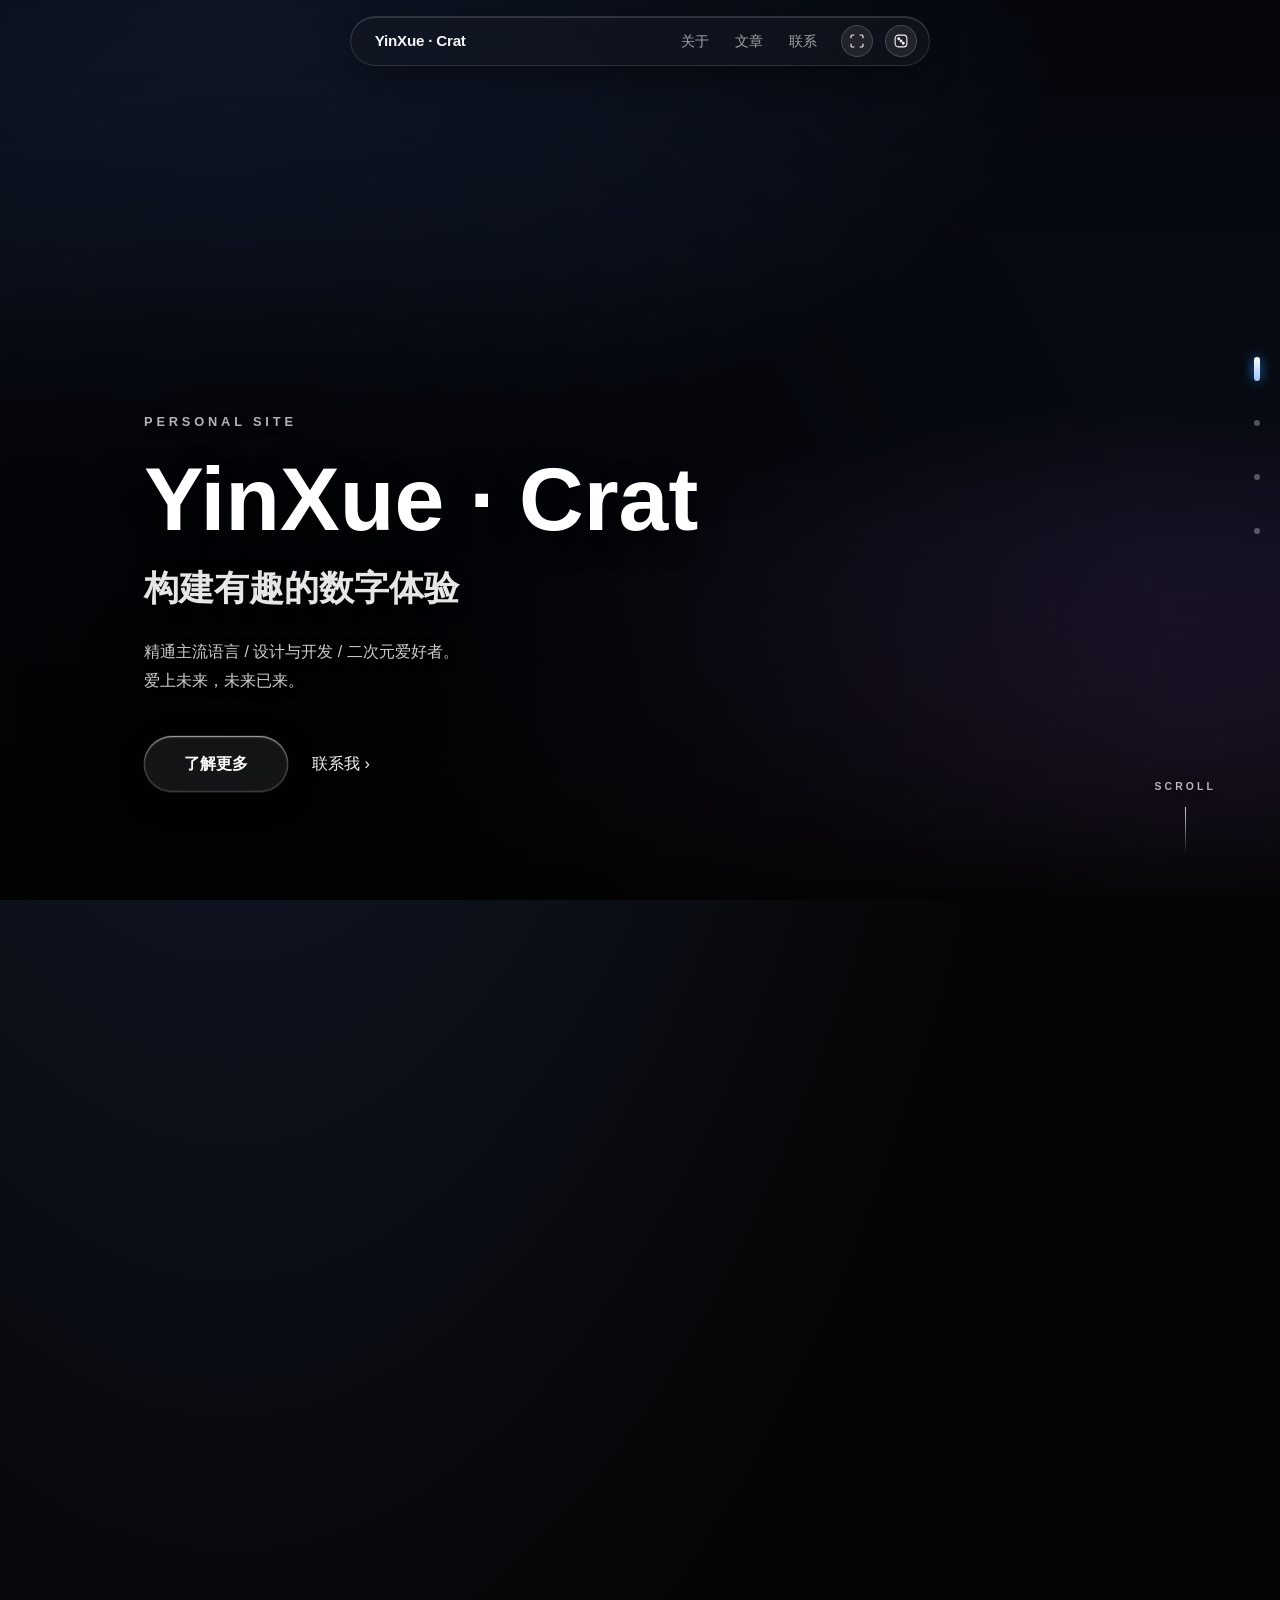
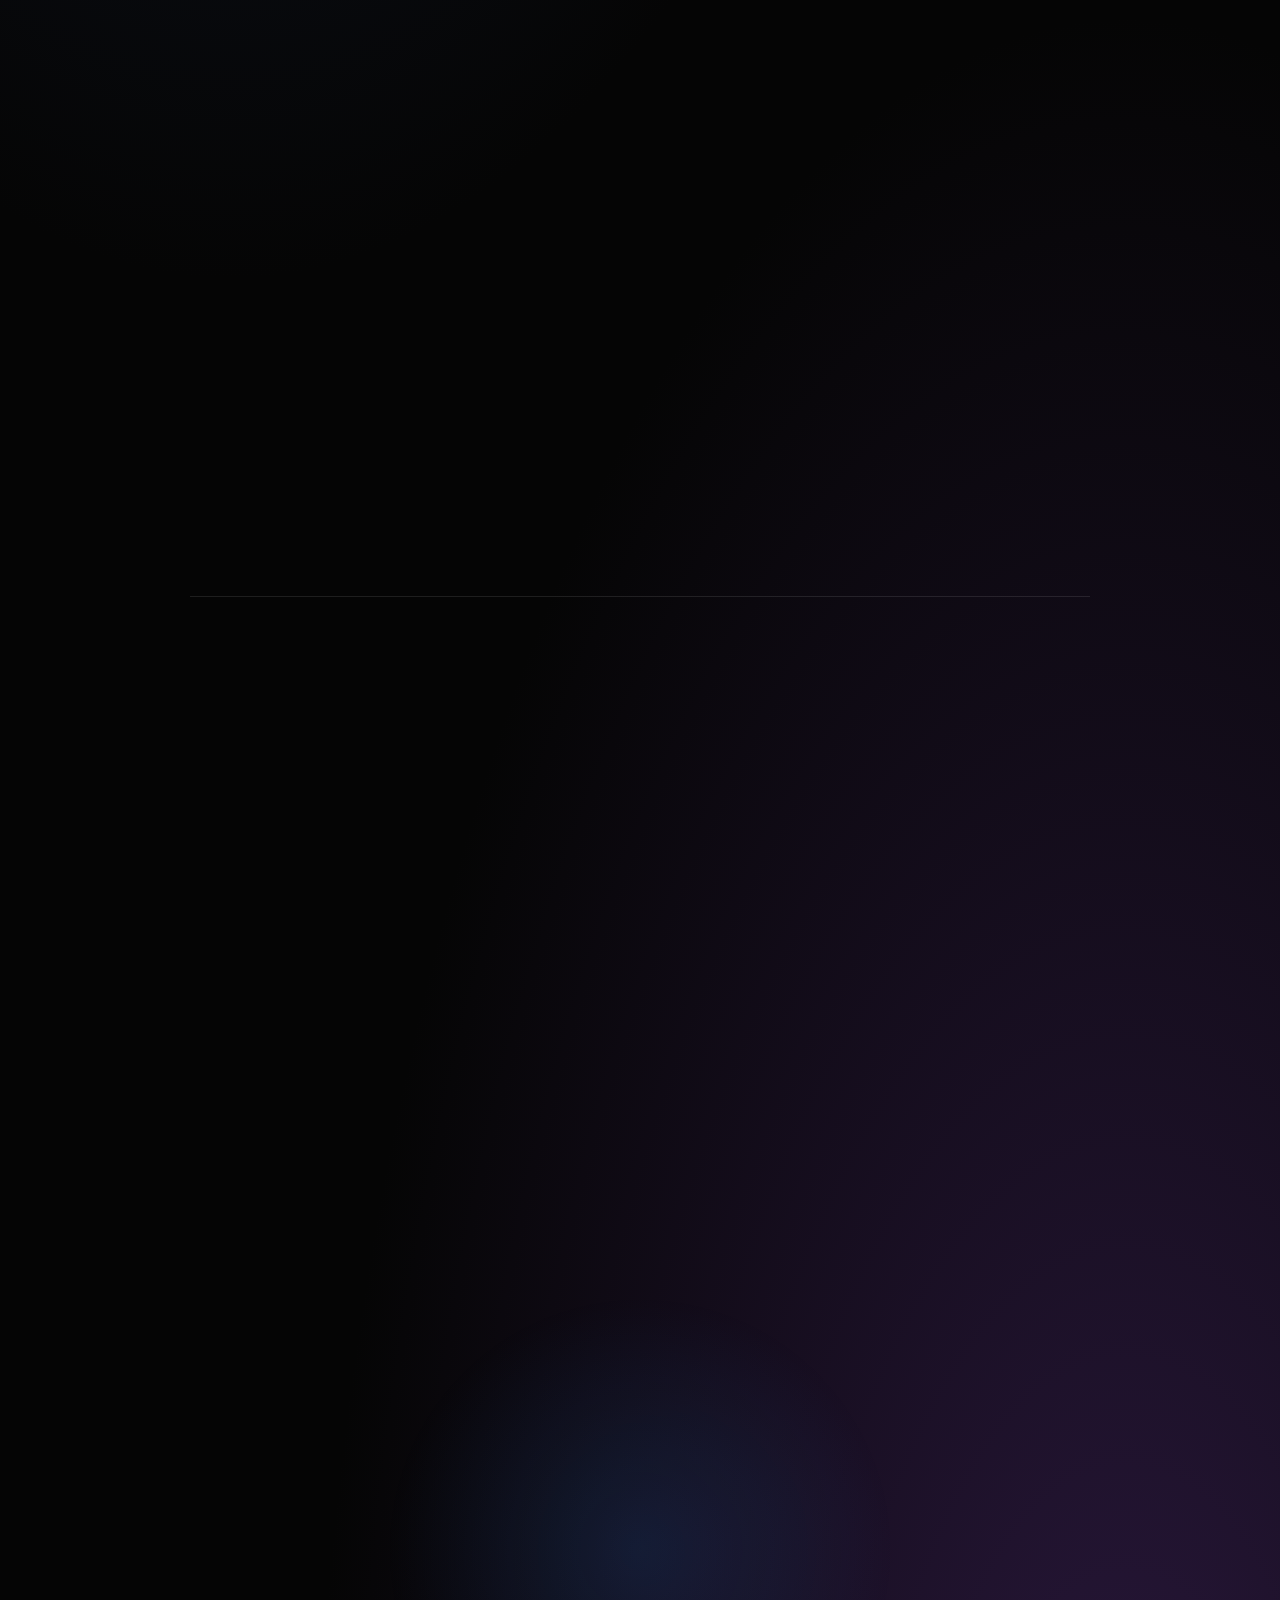
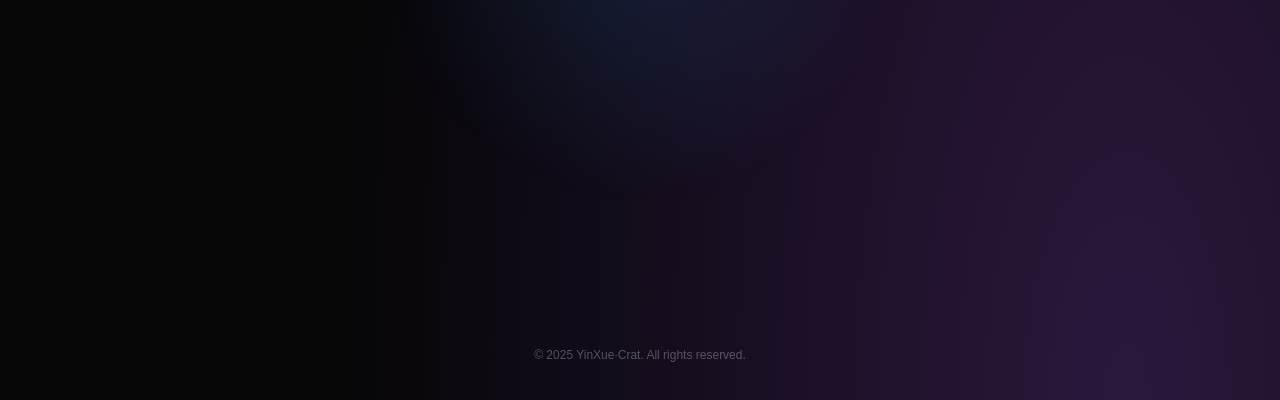
<file: index.html>
<!DOCTYPE html>
<html lang="zh-CN">
<head>
<meta charset="UTF-8">
<meta name="viewport" content="width=device-width,initial-scale=1,viewport-fit=cover">
<meta name="description" content="YinXue · Crat 的个人主页 — 构建有趣的数字体验。">
<meta name="theme-color" content="#050505">
<title>YinXue · Crat — 个人主页</title>
<link rel="icon" href="data:image/svg+xml,%3Csvg xmlns='http://www.w3.org/2000/svg' viewBox='0 0 100 100'%3E%3Ccircle cx='50' cy='50' r='42' fill='%232997ff'/%3E%3C/svg%3E">
<script src="js/init.js"></script>
<link rel="stylesheet" href="css/style.css">
</head>
<body id="top">

<div class="bg-blur" id="blurA"></div>
<div class="bg-blur" id="blurB"></div>
<div class="bg-overlay"></div>
<div class="spotlight" id="spotlight"></div>
<div class="top-fade"></div>

<div class="cursor-dot" id="cursorDot"></div>
<div class="cursor-ring" id="cursorRing"></div>

<nav class="nav" id="nav">
  <div class="nav-inner">
    <div class="nav-default-content">
      <a class="brand magnetic" href="#hero" data-target="hero">&emsp;YinXue · Crat</a>
      <div class="nav-right">
        <ul class="nav-links">
          <li><a href="#about" data-target="about">关于</a></li>
          <li><a href="#articles" data-target="articles">文章</a></li>
          <li><a href="#contact" data-target="contact">联系</a></li>
        </ul>
        <button class="icon-btn magnetic" id="btnFullscreen" title="全屏显示">
          <svg id="fsIcon" width="16" height="16" viewBox="0 0 24 24" fill="none" stroke="currentColor" stroke-width="1.7"><path d="M8 3H5a2 2 0 0 0-2 2v3m18 0V5a2 2 0 0 0-2-2h-3m0 18h3a2 2 0 0 0 2-2v-3M3 16v3a2 2 0 0 0 2 2h3"></path></svg>
        </button>
        <button class="icon-btn magnetic" id="btnRefresh" title="换一张背景">
          <svg width="16" height="16" viewBox="0 0 24 24" fill="none" stroke="currentColor" stroke-width="1.7"><rect x="3.2" y="3.2" width="17.6" height="17.6" rx="5"/><circle cx="8.6" cy="8.6" r="1.35" fill="currentColor"/><circle cx="15.4" cy="15.4" r="1.35" fill="currentColor"/><circle cx="12" cy="12" r="1.35" fill="currentColor"/></svg>
        </button>
      </div>
    </div>

    <div class="nav-reading-content">
      <button class="nav-btn-back" id="btnBack" title="返回">
        <svg width="22" height="22" viewBox="0 0 24 24" fill="none" stroke="currentColor" stroke-width="2.5"><polyline points="15 18 9 12 15 6"/></svg>
      </button>
      <div class="nav-article-name" id="navArticleName">文章标题</div>
      <div class="nav-progress-text" id="navProgressText">0%</div>
    </div>
  </div>
  
  <svg class="nav-progress" id="navProgress">
    <defs>
      <linearGradient id="navProgGrad" x1="0%" y1="0%" x2="100%" y2="0%">
        <stop offset="0%" stop-color="#2997ff"/>
        <stop offset="100%" stop-color="#a78bfa"/>
      </linearGradient>
    </defs>
    <rect id="navProgRect" fill="none" stroke="url(#navProgGrad)" stroke-width="2" stroke-linecap="round" pathLength="100" stroke-dasharray="100" stroke-dashoffset="100"/>
  </svg>
</nav>

<nav class="side-nav" id="sideNav">
  <div class="side-nav-bg"></div>
  <div class="side-nav-inner">
    <div class="nav-group-main">
      <a href="#hero" class="side-nav-item active" data-target="hero">
        <span class="nav-title">首页</span><span class="dot"></span>
      </a>
      <a href="#about" class="side-nav-item" data-target="about">
        <span class="nav-title">关于我</span><span class="dot"></span>
      </a>
      <a href="#articles" class="side-nav-item" data-target="articles">
        <span class="nav-title">文章与作品</span><span class="dot"></span>
      </a>
      <a href="#contact" class="side-nav-item" data-target="contact">
        <span class="nav-title">联系方式</span><span class="dot"></span>
      </a>
    </div>
    <div class="nav-group-toc" id="tocList"></div>
  </div>
</nav>

<main>
  <section class="screen hero" id="hero">
    <div class="hero-bg" id="heroA"></div>
    <div class="hero-bg" id="heroB"></div>
    <div class="hero-veil"></div>

    <div class="hero-content" id="heroContent">
      <p class="eyebrow stagger-item">Personal Site</p>
      <h1 class="stagger-item">YinXue · Crat</h1>
      <h2 class="stagger-item">构建有趣的数字体验</h2>
      <p class="hero-sub stagger-item">精通主流语言 / 设计与开发 / 二次元爱好者。<br>爱上未来，未来已来。</p>
      <div class="cta-row stagger-item">
        <a class="btn-liquid magnetic" href="#about" data-target="about"><span>了解更多</span></a>
        <a class="link-arrow" href="#contact" data-target="contact">联系我 <span>›</span></a>
      </div>
    </div>
    <div class="scroll-hint"><span>SCROLL</span><span class="line"></span></div>
  </section>

  <section class="screen" id="about">
    <div class="container editorial-layout">
      <div class="editorial-left">
        <p class="eyebrow stagger-item">About Me</p>
        <h2 class="h2 stagger-item">用极客的方式，<br>重构数字日常。</h2>
      </div>
      <div class="editorial-right" id="aboutRight">
        <div class="hover-spotlight"></div>
        <p class="lead stagger-item">
          精通主流技术栈与设计开发，重度二次元爱好者。<br>
          比起写无聊的业务代码，更沉迷于折腾好看的工具软件和极致的音乐播放器。<br>
          敲代码和按快门是我的日常，坚信科技与美学的结合，才是极客的最终浪漫。
        </p>
        <div class="stats-row">
          <div class="stat stagger-item"><b>4<sup>+</sup></b><span>年开发经验</span></div>
          <div class="stat stagger-item"><b>20<sup>+</sup></b><span>交付项目</span></div>
          <div class="stat stagger-item"><b>∞</b><span>保持好奇</span></div>
        </div>
      </div>
    </div>
  </section>

  <section class="screen" id="articles">
    <div class="articles-container">
      <div class="article-list-view" id="articleListView">
        <div class="articles-header stagger-item">
          <p class="eyebrow">Articles & Works</p>
          <h2 class="h2">一些思考，与正在做的事。</h2>
        </div>
        <div class="article-list" id="articleListContainer">
          <div class="hover-spotlight"></div>
        </div>
        <div class="all-articles-cta stagger-item" style="margin-top: 24px; text-align: center; padding-bottom: 20px;">
          <a class="btn-liquid magnetic" href="articles.html"><span>查看全部文章</span></a>
        </div>
      </div>
    </div>
  </section>

  <section class="screen contact" id="contact">
    <div class="contact-bg-glow"></div>
    <div class="container contact-content">
      <p class="eyebrow stagger-item">联系方式</p>
      <div class="typewriter-wrapper stagger-item">
        <h2 class="huge-text" id="hugeText"><span id="typewriterText"></span><span class="typewriter-cursor"></span></h2>
      </div>
      <p class="lead stagger-item contact-lead">有想法、有项目、或者只是想聊聊，都欢迎找我。</p>
      <div class="cta-row stagger-item contact-cta">
        <button class="btn-liquid magnetic" id="btnMail"><span id="mailBtnText" aria-live="polite">发个邮件</span></button>
        <a class="link-arrow" href="https://github.com/YinXue427" target="_blank" rel="noopener" style="color: #fff;">GitHub <span>›</span></a>
      </div>
    </div>
    <p class="contact-foot">© 2025 YinXue·Crat. All rights reserved.</p>
  </section>
</main>

<div class="article-detail-view" id="articleDetailView">
  <div class="article-inner">
    <div class="art-header">
      <div class="article-view-tag" id="artTag">TAG</div>
      <h1 class="article-view-title" id="artTitle">文章标题</h1>
      <div class="article-view-meta">
        <span>YinXue</span><span class="dot"></span><span id="artDate">2025-10-20</span>
      </div>
    </div>
    <div class="article-text" id="artContent"></div>
  </div>
</div>

<script src="articles.js" onerror="this.remove()"></script>
<script src="js/main.js"></script>
</body>
</html>
</file>
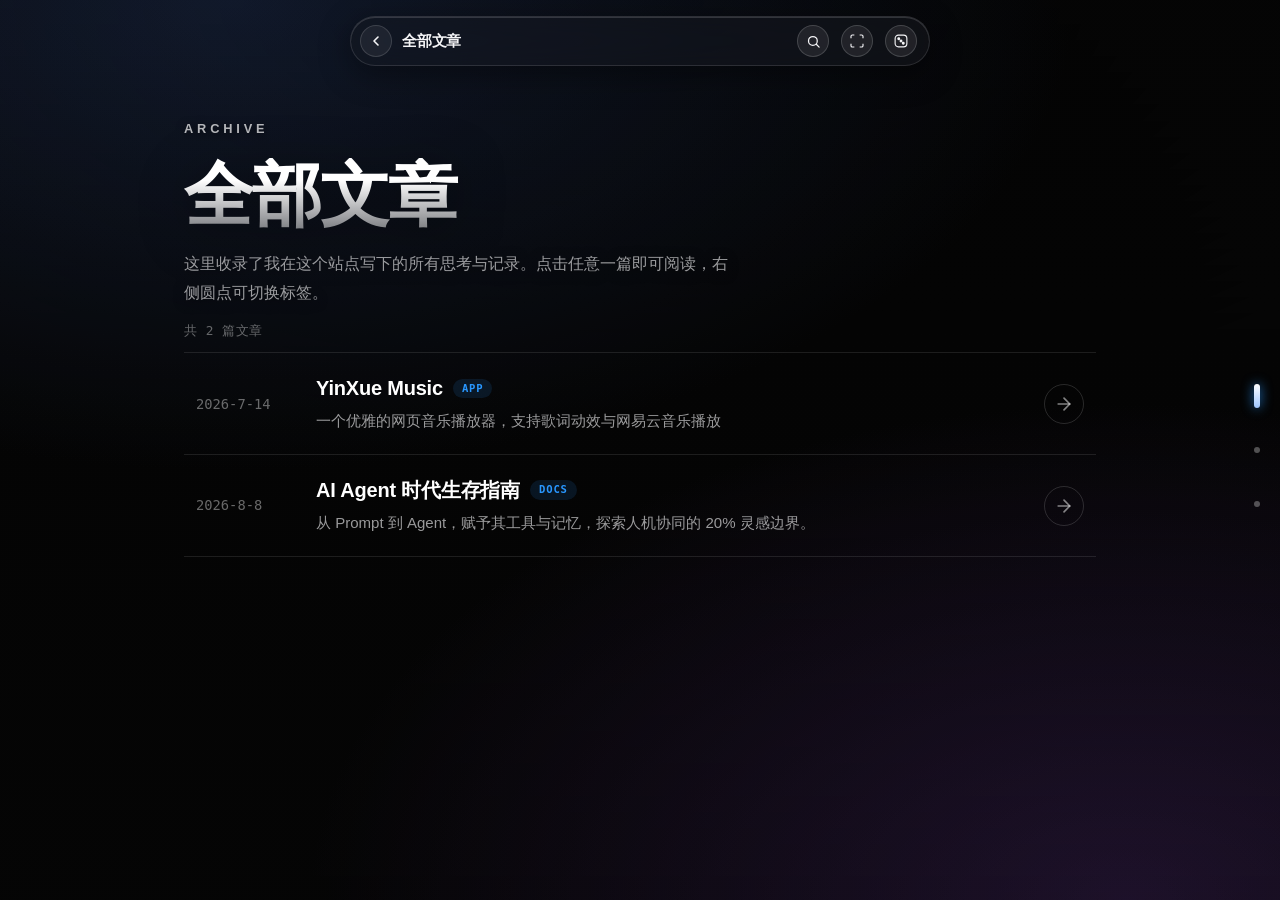
<file: articles.html>
<!DOCTYPE html>
<html lang="zh-CN">
<head>
<meta charset="UTF-8">
<meta name="viewport" content="width=device-width,initial-scale=1,viewport-fit=cover">
<meta name="description" content="YinXue · Crat 的全部文章。">
<meta name="theme-color" content="#050505">
<title>全部文章 — YinXue · Crat</title>
<link rel="icon" href="data:image/svg+xml,%3Csvg xmlns='http://www.w3.org/2000/svg' viewBox='0 0 100 100'%3E%3Ccircle cx='50' cy='50' r='42' fill='%232997ff'/%3E%3C/svg%3E">
<script src="js/init.js"></script>
<link rel="stylesheet" href="css/style.css">
</head>
<body>

<div class="bg-blur" id="blurA"></div>
<div class="bg-blur" id="blurB"></div>
<div class="bg-overlay"></div>
<div class="spotlight" id="spotlight"></div>
<div class="top-fade"></div>

<div class="cursor-dot" id="cursorDot"></div>
<div class="cursor-ring" id="cursorRing"></div>

<nav class="nav" id="nav">
  <div class="nav-inner">
    <div class="nav-default-content">
      <div class="nav-left-group">
        <a class="nav-back-home magnetic" href="index.html" title="返回首页">
          <svg width="16" height="16" viewBox="0 0 24 24" fill="none" stroke="currentColor" stroke-width="2.4" stroke-linecap="round" stroke-linejoin="round"><polyline points="15 18 9 12 15 6"/></svg>
        </a>
        <span class="brand">全部文章</span>
      </div>
      <div class="nav-right">
        <button class="icon-btn magnetic" id="btnSearch" title="搜索文章">
          <svg width="15" height="15" viewBox="0 0 24 24" fill="none" stroke="currentColor" stroke-width="2" stroke-linecap="round"><circle cx="11" cy="11" r="7"/><line x1="16.5" y1="16.5" x2="21" y2="21"/></svg>
        </button>
        <button class="icon-btn magnetic" id="btnFullscreen" title="全屏显示">
          <svg id="fsIcon" width="16" height="16" viewBox="0 0 24 24" fill="none" stroke="currentColor" stroke-width="1.7"><path d="M8 3H5a2 2 0 0 0-2 2v3m18 0V5a2 2 0 0 0-2-2h-3m0 18h3a2 2 0 0 0 2-2v-3M3 16v3a2 2 0 0 0 2 2h3"/></svg>
        </button>
        <button class="icon-btn magnetic" id="btnRefresh" title="换一张背景">
          <svg width="16" height="16" viewBox="0 0 24 24" fill="none" stroke="currentColor" stroke-width="1.7"><rect x="3.2" y="3.2" width="17.6" height="17.6" rx="5"/><circle cx="8.6" cy="8.6" r="1.35" fill="currentColor"/><circle cx="15.4" cy="15.4" r="1.35" fill="currentColor"/><circle cx="12" cy="12" r="1.35" fill="currentColor"/></svg>
        </button>
      </div>
    </div>

    <div class="nav-search-content">
      <svg width="15" height="15" viewBox="0 0 24 24" fill="none" stroke="currentColor" stroke-width="2" stroke-linecap="round"><circle cx="11" cy="11" r="7"/><line x1="16.5" y1="16.5" x2="21" y2="21"/></svg>
      <input id="searchInput" type="search" placeholder="搜索标题、摘要或标签…" autocomplete="off">
      <button class="icon-btn magnetic" id="btnSearchClose" title="关闭搜索">
        <svg width="14" height="14" viewBox="0 0 24 24" fill="none" stroke="currentColor" stroke-width="2.4" stroke-linecap="round"><line x1="6" y1="6" x2="18" y2="18"/><line x1="18" y1="6" x2="6" y2="18"/></svg>
      </button>
    </div>

    <div class="nav-reading-content">
      <button class="nav-btn-back" id="btnBack" title="返回列表">
        <svg width="22" height="22" viewBox="0 0 24 24" fill="none" stroke="currentColor" stroke-width="2.5"><polyline points="15 18 9 12 15 6"/></svg>
      </button>
      <div class="nav-article-name" id="navArticleName">文章标题</div>
      <div class="nav-progress-text" id="navProgressText">0%</div>
    </div>
  </div>

  <svg class="nav-progress" id="navProgress">
    <defs>
      <linearGradient id="navProgGrad" x1="0%" y1="0%" x2="100%" y2="0%">
        <stop offset="0%" stop-color="#2997ff"/>
        <stop offset="100%" stop-color="#a78bfa"/>
      </linearGradient>
    </defs>
    <rect id="navProgRect" fill="none" stroke="url(#navProgGrad)" stroke-width="2" stroke-linecap="round" pathLength="100" stroke-dasharray="100" stroke-dashoffset="100"/>
  </svg>
</nav>

<nav class="side-nav" id="sideNav">
  <div class="side-nav-bg"></div>
  <div class="side-nav-inner">
    <div class="nav-group-main" id="tagNav"></div>
    <div class="nav-group-toc" id="tocList"></div>
  </div>
</nav>

<main>
  <div class="archive-wrap">
    <p class="eyebrow">Archive</p>
    <h1 class="archive-title">全部文章</h1>
    <p class="archive-desc">这里收录了我在这个站点写下的所有思考与记录。点击任意一篇即可阅读，右侧圆点可切换标签。</p>
    <p class="archive-meta" id="archiveMeta">—</p>

    <div class="article-list" id="articleListContainer">
      <div class="hover-spotlight"></div>
    </div>
  </div>
</main>

<div class="article-detail-view" id="articleDetailView">
  <div class="article-inner">
    <div class="art-header">
      <div class="article-view-tag" id="artTag">TAG</div>
      <h1 class="article-view-title" id="artTitle">文章标题</h1>
      <div class="article-view-meta">
        <span>YinXue</span><span class="dot"></span><span id="artDate"></span>
      </div>
    </div>
<div class="article-text" id="artContent"></div>
    
    <!-- 新增：分享文章按钮 -->
    <div class="share-section" id="shareSection">
      <button class="btn-liquid magnetic" id="btnShare">
        <span id="shareText">分享文章</span>
      </button>
    </div>
  </div>
</div>

<script src="articles.js" onerror="this.remove()"></script>
<script src="js/archive.js"></script>
</body>
</html>
</file>
<file: css/style.css>
/* ================= 基础变量与重置 ================= */
:root{
  --blue: #2997ff;
  --violet: #a78bfa;
  --ink: #f5f5f7;
  --dim: rgba(245,245,247,.62);
  --page: #050505;
  --nav-h: 52px;
  --ease: cubic-bezier(0.22, 0.9, 0.25, 1);
  --spring: cubic-bezier(0.175, 0.885, 0.32, 1.275);
}
*,*::before,*::after{ box-sizing: border-box; }

html{ 
  scroll-behavior: smooth; 
  -webkit-text-size-adjust: 100%; 
  scroll-snap-type: y mandatory; 
}
html.reading-mode{ scroll-snap-type: none; }

body{
  margin: 0;
  background: radial-gradient(120% 95% at 18% 0%, #151f35 0%, transparent 55%),
              radial-gradient(110% 95% at 88% 100%, #2a183d 0%, transparent 58%),
              var(--page);
  background-color: var(--page);
  color: var(--ink);
  font-family: -apple-system, BlinkMacSystemFont, "SF Pro Display", "SF Pro Text",
               "Segoe UI", "PingFang SC", "Hiragino Sans GB", "Microsoft YaHei", sans-serif;
  line-height: 1.5; overflow-x: hidden; -webkit-font-smoothing: antialiased; min-height: 100vh;
}

img{ display: block; max-width: 100%; }
a{ color: inherit; text-decoration: none; }
button{ font: inherit; cursor: pointer; border: none; background: none; color: inherit; }
ul{ margin: 0; padding: 0; list-style: none; }

@media (hover: hover) and (pointer: fine) {
  body, a, button, [role="button"], .side-nav-item, .nav-btn-back{ cursor: none; }
}

::selection{ background: rgba(41,151,255,.35); color: #fff; }
:focus-visible{ outline: 2px solid var(--blue); outline-offset: 3px; border-radius: 4px; }

/* ================= 全局背景 ================= */
.bg-blur{
  position: fixed; inset: -60px; z-index: 0;
  background-size: cover; background-position: center; background-repeat: no-repeat;
  filter: blur(24px) saturate(1.1) brightness(.35);
  opacity: 0; transition: opacity 1.4s var(--ease); pointer-events: none;
}
.bg-blur.show{ opacity: 1; }

.bg-overlay{
  position: fixed; inset: 0; z-index: 0; pointer-events: none;
  background: radial-gradient(120% 80% at 50% 0%, rgba(0,0,0,.16), transparent 60%),
              linear-gradient(180deg, rgba(5,5,5,.12), rgba(5,5,5,.34));
}

.spotlight{
  position: fixed; inset: 0; z-index: 1; pointer-events: none;
  opacity: 0; transition: opacity .8s var(--ease);
  background: radial-gradient(520px circle at var(--sx, 50%) var(--sy, 50%), rgba(41,151,255,.10), rgba(167,139,250,.05) 45%, transparent 70%);
}
.spotlight.on{ opacity: 1; }

.top-fade{
  position: fixed; top: 0; left: 0; right: 0; height: 160px;
  background: linear-gradient(180deg, var(--page) 30%, transparent 100%);
  z-index: 950; opacity: 0; pointer-events: none;
  transition: opacity .4s var(--ease);
}

/* ================= 光标与涟漪 ================= */
.cursor-dot{
  position: fixed; top: 0; left: 0; width: 6px; height: 6px; border-radius: 50%;
  background: var(--blue); pointer-events: none; z-index: 100000;
  transform: translate(-50%, -50%); opacity: 0; box-shadow: 0 0 10px var(--blue);
  transition: width .2s, height .2s, opacity .2s;
}
.cursor-ring{
  position: fixed; top: 0; left: 0; width: 36px; height: 36px; border-radius: 50%;
  border: 1.5px solid rgba(41, 151, 255, 0.4); pointer-events: none; z-index: 99999;
  transform: translate(-50%, -50%); opacity: 0;
  transition: width .3s var(--ease), height .3s var(--ease), background .3s, border-color .3s, opacity .2s;
}
.cursor-dot.visible, .cursor-ring.visible{ opacity: 1; }
.cursor-ring.hovering{
  width: 56px; height: 56px; background: rgba(41,151,255,.15);
  border-color: rgba(41,151,255,.8); backdrop-filter: blur(2px);
}
.cursor-dot.hovering{ width: 0; height: 0; opacity: 0; }

.click-ripple{
  position: fixed; border-radius: 50%; background: transparent;
  border: 2px solid var(--blue); pointer-events: none; z-index: 99998;
  transform: translate(-50%, -50%) scale(0);
  animation: rippleAnim .6s cubic-bezier(0.1, 0.8, 0.3, 1) forwards;
}
@keyframes rippleAnim{
  0%{ transform: translate(-50%, -50%) scale(0); opacity: 1; }
  100%{ transform: translate(-50%, -50%) scale(4); opacity: 0; }
}

@media (hover: none) and (pointer: coarse){
  .cursor-dot, .cursor-ring{ display: none; }
}

/* ================= 顶部胶囊导航 ================= */
.nav{
  position: fixed; top: 16px; left: 50%; transform: translateX(-50%);
  z-index: 1000; height: 50px; width: 580px; max-width: calc(100vw - 32px);
  border-radius: 999px; background: rgba(22, 24, 30, 0.55);
  backdrop-filter: blur(24px) saturate(180%); -webkit-backdrop-filter: blur(24px) saturate(180%);
  border: 1px solid rgba(255,255,255,.12);
  box-shadow: 0 8px 32px rgba(0,0,0,.4), inset 0 1px 0 rgba(255,255,255,.15);
  transition: background .45s var(--ease), border-color .45s, box-shadow .45s;
  overflow: visible;
}
.nav.scrolled{ background: rgba(22, 24, 30, 0.85); border-color: rgba(255,255,255,.18); }
body.reading-mode .nav{
  background: rgba(10,10,12,.95);
  box-shadow: 0 10px 40px rgba(0,0,0,.8), inset 0 1px 0 rgba(255,255,255,.1);
}

.nav-inner{ position: relative; width: 100%; height: 100%; border-radius: inherit; overflow: hidden; }

.nav-progress{
  position: absolute; inset: 0; width: 100%; height: 100%;
  pointer-events: none; z-index: 3; overflow: visible;
  filter: drop-shadow(0 0 6px rgba(41,151,255,.55));
}
.nav-progress rect{ transition: stroke-dashoffset .08s linear; }

.nav-default-content, .nav-search-content, .nav-reading-content{
  position: absolute; inset: 0; display: flex; align-items: center; justify-content: space-between;
  transition: transform .45s var(--spring), opacity .3s var(--ease);
}
.nav-default-content{ padding: 0 12px 0 9px; }
.nav-search-content{ padding: 0 8px 0 20px; gap: 12px; }
.nav-reading-content{ padding: 0 16px 0 7px; }

body.reading-mode .nav-default-content, body.search-mode .nav-default-content{
  opacity: 0; transform: translateX(-40px); pointer-events: none;
}
.nav-search-content{ opacity: 0; transform: translateX(40px); pointer-events: none; }
body.search-mode .nav-search-content{ opacity: 1; transform: translateX(0); pointer-events: auto; }
body.reading-mode .nav-search-content{ opacity: 0; pointer-events: none; }

.nav-reading-content{ opacity: 0; transform: translateX(40px); pointer-events: none; }
body.reading-mode .nav-reading-content{ opacity: 1; transform: translateX(0); pointer-events: auto; }

.nav-left-group{ display: flex; align-items: center; gap: 10px; min-width: 0; }
.nav-back-home{
  width: 32px; height: 32px; display: grid; place-items: center;
  border-radius: 50%; color: var(--ink); background: rgba(255,255,255,.06);
  border: 1px solid rgba(255,255,255,.14); transition: background .2s, transform .2s var(--spring);
  flex-shrink: 0;
}
.nav-back-home:hover{ background: rgba(255,255,255,.18); }
.nav-back-home:active{ transform: scale(.9); }

.brand{ display: inline-block; font-size: .95rem; font-weight: 700; letter-spacing: -.015em; white-space: nowrap; }
.nav-right{ display: flex; align-items: center; gap: 12px; }
.nav-links{ display: flex; gap: 26px; margin-right: 12px; }
.nav-links a{ display: inline-block; font-size: .85rem; font-weight: 500; color: rgba(245,245,247,.64); transition: color .25s, transform .2s; }
.nav-links a:hover, .nav-links a.active{ color: #fff; transform: translateY(-1px); }

.icon-btn{
  width: 32px; height: 32px; display: grid; place-items: center; padding: 0;
  border-radius: 50%; border: 1px solid rgba(255,255,255,.16);
  background: rgba(255,255,255,.08); color: var(--ink);
  transition: background .25s, transform .2s, color .2s; flex-shrink: 0;
}
.icon-btn:hover{ background: rgba(255,255,255,.2); transform: scale(1.1); color: #fff; }
.icon-btn:active{ transform: scale(.95); }
.icon-btn svg{ display: block; }
.icon-btn.loading svg{ animation: spin .9s linear infinite; }
@keyframes spin{ to{ transform: rotate(360deg); } }

.nav-search-content > svg{ color: var(--dim); flex-shrink: 0; }
#searchInput{
  flex: 1; min-width: 0; height: 100%; background: none; border: none; outline: none;
  color: var(--ink); font-size: .92rem; padding: 0; margin: 0;
}
#searchInput::placeholder{ color: rgba(245,245,247,.4); }

.nav-btn-back{
  width: 36px; height: 36px; display: grid; place-items: center;
  background: rgba(255,255,255,.08); border: 1px solid rgba(255,255,255,.15);
  border-radius: 50%; color: #fff; transition: background .2s, transform .2s var(--spring);
  flex-shrink: 0;
}
.nav-btn-back:hover{ background: rgba(255,255,255,.2); }
.nav-btn-back:active{ transform: scale(.85); }

.nav-article-name{
  font-size: .95rem; font-weight: 600; color: var(--ink);
  white-space: nowrap; overflow: hidden; text-overflow: ellipsis; max-width: 320px;
}
.nav-progress-text{
  font-family: ui-monospace, monospace; font-size: .85rem; font-weight: 700; color: var(--blue);
  margin-left: 12px; margin-right: 6px; display: inline-block; text-align: right; min-width: 36px;
}

/* ================= 侧边点状导航 ================= */
.side-nav{
  position: fixed; top: 0; right: 0; bottom: 0; width: 80px;
  z-index: 9999; display: flex; justify-content: flex-end; align-items: center;
  padding: 40px 0;
}
body.reading-mode .side-nav{ z-index: 1001; }

.side-nav-bg{
  position: fixed; top: 0; left: 0; right: 0; bottom: 0; width: 100vw;
  background: linear-gradient(to left, rgba(5, 5, 8, 0.98) 0%, rgba(5, 5, 8, 0.85) 20%, transparent 60%);
  opacity: 0; transition: opacity 0.4s var(--ease); pointer-events: none; z-index: 0;
}
.side-nav:hover .side-nav-bg{ opacity: 1; }

.side-nav-inner{
  position: relative; z-index: 1; display: flex; flex-direction: column;
  align-items: flex-end; gap: 22px; padding-right: 20px;
}

.nav-group-main{ display: flex; flex-direction: column; align-items: flex-end; gap: 22px; width: 100%; }
body.reading-mode .nav-group-main{ display: none; }

/* 仅目录区域（移除 overflow 以免裁切悬浮文字） */
.nav-group-toc{
  display: none; flex-direction: column; align-items: flex-end; gap: 16px; width: 100%;
  opacity: 0; transform: translateX(20px); transition: opacity .4s .1s, transform .4s .1s;
}
body.reading-mode .nav-group-toc{ display: flex; opacity: 1; transform: translateX(0); }

.side-nav-item{
  position: relative; display: flex; align-items: center; justify-content: flex-end;
  height: 32px; cursor: pointer;
}
.nav-title{
  position: absolute; right: 24px; top: 50%; font-size: 14px; font-weight: 500; color: #fff; white-space: nowrap;
  opacity: 0; transform: translateY(-50%) translateX(10px);
  transition: opacity .3s var(--ease), transform .3s var(--ease), color .3s;
  pointer-events: none; text-shadow: 0 2px 10px rgba(0,0,0,.8);
}
.side-nav:hover .nav-title{ opacity: 1 !important; transform: translateY(-50%) translateX(0) !important; }

.dot{ width: 6px; height: 6px; border-radius: 50%; background: rgba(255,255,255,.3); transition: all .4s var(--ease); }
.side-nav-item.active .dot{
  height: 24px; border-radius: 4px;
  background: linear-gradient(180deg, #fff 0%, #9dc5ff 100%);
  box-shadow: 0 0 12px rgba(41,151,255,.8);
}
.side-nav-item.active .nav-title{ font-weight: 600; color: var(--blue); }

/* ================= 公共页面/文章列表 ================= */
main{ position: relative; z-index: 2; }
.container{ width: 100%; max-width: 1120px; margin-inline: auto; }
.eyebrow{
  display: inline-block; margin: 0 0 20px; font-size: .8rem; font-weight: 600;
  letter-spacing: 0.3em; text-transform: uppercase; color: rgba(255,255,255,.7); text-shadow: 0 2px 10px rgba(0,0,0,.8);
}
.cta-row{ display: flex; flex-wrap: wrap; align-items: center; justify-content: center; gap: 16px 24px; margin-top: 36px; }

.btn-liquid {
  position: relative; display: inline-flex; align-items: center; justify-content: center;
  padding: 16px 40px; font-size: 1rem; font-weight: 600; color: #fff;
  border: none; border-radius: 999px; overflow: hidden;
  background: rgba(255, 255, 255, 0.08); backdrop-filter: blur(20px) saturate(200%);
  box-shadow: inset 0 1px 1.5px rgba(255, 255, 255, 0.7), inset 0 -1px 2px rgba(255, 255, 255, 0.2), 0 8px 32px rgba(0, 0, 0, 0.3), 0 0 0 1px rgba(255, 255, 255, 0.1);
  transition: transform 0.3s var(--spring), box-shadow 0.3s var(--ease), background 0.3s;
}
.btn-liquid::before {
  content: ''; position: absolute; inset: 0; border-radius: inherit;
  background: radial-gradient(120px circle at var(--mx, 50%) var(--my, 50%), rgba(255, 255, 255, 0.3), transparent 80%);
  opacity: 0; transition: opacity 0.3s var(--ease); pointer-events: none;
}
.btn-liquid:hover::before { opacity: 1; }
.btn-liquid:hover {
  transform: translateY(-2px);
  box-shadow: inset 0 1px 2px rgba(255, 255, 255, 0.9), inset 0 -1px 2px rgba(255, 255, 255, 0.3), 0 12px 40px rgba(0, 0, 0, 0.4), 0 0 0 1px rgba(255, 255, 255, 0.2);
}
.btn-liquid:active { transform: scale(0.96); }

.article-list{
  display: flex; flex-direction: column;
  border-top: 1px solid rgba(255,255,255,.1); position: relative;
}
.article-item{
  display: grid; grid-template-columns: 100px 1fr auto; gap: 20px; align-items: center;
  padding: 20px 12px; border-bottom: 1px solid rgba(255,255,255,.1);
  transition: background .3s, border-color .3s, box-shadow .3s, transform .5s var(--ease);
  position: relative; z-index: 2; transform-style: preserve-3d; cursor: pointer;
}
.article-item:hover{
  background: rgba(255,255,255,.03); border-radius: 12px;
  border-bottom-color: transparent; box-shadow: 0 10px 30px rgba(0,0,0,.2);
}
.article-item:active{ transform: scale(.98); background: rgba(255,255,255,.08); }
.article-date{ font-family: ui-monospace, monospace; font-size: .86rem; color: rgba(255,255,255,.4); transition: color .3s; }
.article-content h3{
  margin: 0 0 6px; font-size: 1.25rem; font-weight: 600; color: #fff;
  letter-spacing: -.01em; transition: color .3s; display: flex; align-items: center; flex-wrap: wrap; gap: 10px;
}
.article-content p{ margin: 0; font-size: .94rem; color: var(--dim); line-height: 1.65; }
.article-icon{
  width: 40px; height: 40px; border-radius: 50%; border: 1px solid rgba(255,255,255,.15);
  display: grid; place-items: center; color: rgba(255,255,255,.5); transition: all .3s;
}
.article-item:hover .article-icon{ background: #fff; color: #000; transform: rotate(-45deg); }
.article-item:hover .article-date{ color: var(--blue); }

.hover-spotlight{
  position: absolute; inset: -20px; pointer-events: none; z-index: 0;
  background: radial-gradient(280px circle at var(--mouse-x, 50%) var(--mouse-y, 50%), rgba(255,255,255,.08), transparent 60%);
  opacity: 0; transition: opacity .4s var(--ease); border-radius: 24px;
}
.article-list:hover .hover-spotlight{ opacity: 1; }

@keyframes itemIn{ from{ opacity: 0; transform: translateY(24px); } to{ opacity: 1; transform: translateY(0); } }
.article-item.animate-in{ animation: itemIn .55s var(--ease) both; }

/* ================= 阅读视图 ================= */
body.reading-mode{ overflow: hidden !important; height: 100vh; }
body.reading-mode .top-fade{ opacity: 1; }

.article-detail-view{
  position: fixed; inset: 0; z-index: 900;
  background-image: linear-gradient(180deg, rgba(5,5,8,.74) 0%, rgba(5,5,8,.92) 100%), var(--article-bg, none);
  background-size: cover; background-position: center; background-repeat: no-repeat;
  backdrop-filter: blur(16px) saturate(120%); -webkit-backdrop-filter: blur(16px) saturate(120%);
  opacity: 0; transform: translateX(100%); pointer-events: none; visibility: hidden;
  transition: transform .5s var(--ease), opacity .4s var(--ease), visibility 0s linear .5s;
  overflow-y: auto; overscroll-behavior: contain; scrollbar-width: none;
}
.article-detail-view::-webkit-scrollbar{ display: none; }
body.reading-mode .article-detail-view{
  opacity: 1; transform: translateX(0); pointer-events: auto; visibility: visible;
  transition: transform .5s var(--ease), opacity .4s var(--ease), visibility 0s;
}

.article-inner{
  position: relative; z-index: 1; max-width: 720px; margin: 0 auto;
  padding: calc(var(--nav-h) + 60px) 20px 100px;
}
.art-header{ margin-bottom: 56px; padding-bottom: 32px; border-bottom: 1px solid rgba(255,255,255,.08); }
.article-view-tag{
  display: inline-block; font-family: ui-monospace, monospace; font-size: .75rem; color: var(--blue);
  margin-bottom: 20px; padding: 4px 12px; border-radius: 100px; background: rgba(41,151,255,.1);
}
.article-view-title{ font-size: clamp(2.4rem, 5vw, 3.5rem); font-weight: 800; line-height: 1.2; margin: 0 0 24px; color: #fff; }
.article-view-meta{ display: flex; align-items: center; gap: 16px; color: var(--dim); font-size: .95rem; }
.article-view-meta span.dot{ display: inline-block; width: 4px; height: 4px; border-radius: 50%; background: rgba(255,255,255,.2); flex: none; }

.article-text{ font-size: 1.15rem; line-height: 1.9; color: rgba(255,255,255,.85); }
.article-text > :first-child{ margin-top: 0; }
.article-text p{ margin-top: 0; margin-bottom: 32px; }
.article-text h1{ display: none; }
.article-text h2{ font-size: 1.6rem; color: #fff; margin-top: 56px; margin-bottom: 24px; scroll-margin-top: 100px; }
.article-text h3{ font-size: 1.3rem; color: #fff; margin: 40px 0 18px; }
.article-text ul, .article-text ol{ padding-left: 1.4em; margin: 0 0 32px; list-style: revert; }
.article-text li{ margin-bottom: 10px; }
.article-text li::marker{ color: var(--blue); }
.article-text blockquote{ margin: 40px 0; padding: 24px; border-left: 3px solid var(--blue); background: rgba(41,151,255,.06); color: rgba(255,255,255,.9); font-style: italic; }
.article-text code{ font-family: ui-monospace, monospace; font-size: .88em; background: rgba(255,255,255,.08); padding: .15em .45em; border-radius: 6px; }
.article-text pre{ background: rgba(255,255,255,.04); border: 1px solid rgba(255,255,255,.08); border-radius: 14px; padding: 20px; overflow-x: auto; margin: 0 0 32px; }
.article-text pre code{ background: none; border: none; padding: 0; font-size: .92rem; }
.article-text a{ color: var(--blue); text-decoration: underline; text-underline-offset: 3px; }
.article-text img{ border-radius: 14px; margin: 32px 0; max-width: 100%; height: auto; }
.md-loading, .md-error{ color: var(--dim); font-size: 1rem; padding: 20px 0; }
.md-error{ color: #ff6b6b; }

/* ================= 主页独有 (Index) ================= */
.screen{
  position: relative; min-height: 100vh; display: grid; place-items: center;
  padding: calc(var(--nav-h) + 60px) 24px 60px;
  scroll-snap-align: start; scroll-snap-stop: always;
}

.hero{
  padding: 0; overflow: hidden; background: radial-gradient(120% 95% at 18% 0%, #1b2a4a 0%, transparent 55%), radial-gradient(110% 95% at 88% 100%, #3a2350 0%, transparent 58%), #070a12;
  display: flex; align-items: flex-end; justify-content: flex-start;
}
.hero-bg{
  position: absolute; inset: 0; z-index: 0; background-size: cover; background-position: center; background-repeat: no-repeat;
  opacity: 0; transform: scale(1.06); transition: opacity 1.4s var(--ease);
}
.hero-bg.show{ opacity: 1; }
.hero-veil{
  position: absolute; inset: 0; z-index: 1; pointer-events: none;
  background: radial-gradient(circle at 20% 80%, rgba(0,0,0,0.8) 0%, rgba(0,0,0,0.3) 45%, transparent 75%), linear-gradient(0deg, rgba(5,5,5,1) 0%, rgba(5,5,5,0.6) 15%, transparent 40%), linear-gradient(180deg, rgba(0,0,0,.4) 0%, transparent 30%);
}
.hero-content{ position: relative; z-index: 2; width: 100%; max-width: 1120px; margin: 0 auto; padding: 0 5vw 12vh 5vw; text-align: left; }
.hero h1{ margin: 0; font-size: clamp(3rem, 7vw, 6rem); line-height: 1.05; font-weight: 900; color: #fff; text-shadow: 0 10px 30px rgba(0,0,0,0.8); }
.hero h2{ margin: 16px 0 24px; font-size: clamp(1.4rem, 3vw, 2.2rem); font-weight: 600; color: rgba(255, 255, 255, 0.9); text-shadow: 0 4px 16px rgba(0,0,0,0.8); }
.hero-sub{ margin: 0 0 40px; max-width: 30em; font-size: clamp(1rem, 1.2vw, 1.15rem); line-height: 1.8; color: rgba(255, 255, 255, 0.8); text-shadow: 0 2px 12px rgba(0,0,0,0.8); }
.hero-content .cta-row { justify-content: flex-start; margin-top: 0; }

.scroll-hint{ position: absolute; right: 5vw; bottom: 5vh; z-index: 3; display: grid; place-items: center; gap: 12px; font-size: .65rem; font-weight: 600; letter-spacing: 0.3em; text-transform: uppercase; color: rgba(255,255,255,.7); text-shadow: 0 2px 8px rgba(0,0,0,0.8); pointer-events: none; }
.scroll-hint .line{ width: 1px; height: 48px; background: linear-gradient(180deg, rgba(255,255,255,.8), transparent); transform-origin: top; animation: scrollLine 2.4s var(--ease) infinite; }
@keyframes scrollLine{ 0%{ transform: scaleY(0); opacity: 0; } 35%{ transform: scaleY(1); opacity: 1; } 100%{ transform: translateY(22px) scaleY(1); opacity: 0; } }

.editorial-layout { display: grid; grid-template-columns: 1fr 1fr; gap: 60px; align-items: center; }
.editorial-left .h2 { font-size: clamp(2.2rem, 4vw, 3.5rem); font-weight: 800; line-height: 1.2; margin: 0 0 24px; color: #fff; }
.editorial-right { display: flex; flex-direction: column; text-align: left; max-width: 480px; position: relative; }
.editorial-right .lead { font-size: 1.05rem; line-height: 1.8; color: var(--dim); margin-bottom: 0; position: relative; z-index: 2; }
.stats-row { display: flex; gap: 48px; margin-top: 40px; position: relative; z-index: 2; }
.stat b { display: block; font-size: 2.2rem; font-weight: 800; color: #fff; line-height: 1.2; font-family: ui-monospace, monospace; transition: color 0.3s, text-shadow 0.3s; }
.stat sup { font-size: .45em; vertical-align: super; margin-left: 2px; }
.stat:hover b { color: var(--blue); text-shadow: 0 0 20px rgba(41,151,255,0.6); }
.stat span { font-size: 0.85rem; color: var(--dim); }

.articles-container { 
  width: 100%; max-width: 900px; margin: 0 auto; 
  display: flex; flex-direction: column; justify-content: center;
}
.article-list-view { width: 100%; display: flex; flex-direction: column; transition: transform .5s var(--ease), opacity .4s var(--ease); }
body.reading-mode .article-list-view { transform: translateX(-50px); opacity: 0; pointer-events: none; }
.articles-header { text-align: center; margin-bottom: 20px; }
.articles-header .h2 { font-size: clamp(2rem, 4vw, 3rem); font-weight: 800; margin: 0 0 10px; }

.contact { position: relative; overflow: hidden; }
.contact-bg-glow { position: absolute; width: 600px; height: 600px; background: radial-gradient(circle, rgba(41,151,255,0.12) 0%, transparent 60%); top: 50%; left: 50%; transform: translate(-50%, -50%); pointer-events: none; z-index: 0; }
.contact-content { position: relative; z-index: 1; text-align: center; width: 100%; }
.contact-lead { margin-bottom: 40px; }
.contact-cta { margin-top: 0; }
.typewriter-wrapper { display: flex; align-items: center; justify-content: center; min-height: 160px; margin-bottom: 20px; }
.huge-text { font-size: clamp(1.8rem, 5.5vw, 4.2rem); font-weight: 900; line-height: 1.2; margin: 0; background: linear-gradient(180deg, #fff 30%, rgba(255,255,255,0.4) 100%); -webkit-background-clip: text; background-clip: text; color: transparent; display: flex; align-items: center; justify-content: center; max-width: 100%; overflow-wrap: anywhere; transition: font-size .35s var(--ease); }
.huge-text.email-mode { font-size: clamp(1.05rem, 4.5vw, 2.8rem); }
.typewriter-cursor { display: inline-block; width: 4px; height: 0.9em; background-color: var(--blue); margin-left: 8px; border-radius: 2px; flex-shrink: 0; animation: blink 1s step-end infinite; }
@keyframes blink { 0%, 100% { opacity: 1; } 50% { opacity: 0; } }
.contact-foot{ position: absolute; left: 0; right: 0; bottom: 24px; text-align: center; font-size: .75rem; color: rgba(245,245,247,.3); }

/* ================= 文章页独有 (Archive) ================= */
.archive-wrap { max-width: 960px; margin: 0 auto; padding: calc(var(--nav-h) + 64px) 24px 120px; }
.archive-title {
  margin: 0 0 18px; font-size: clamp(2.6rem, 6vw, 4.4rem); font-weight: 900; line-height: 1.05;
  letter-spacing: -.03em; background: linear-gradient(180deg, #fff 30%, rgba(255,255,255,.45) 100%);
  -webkit-background-clip: text; background-clip: text; color: transparent; filter: drop-shadow(0 8px 24px rgba(0,0,0,.5));
}
.archive-desc { margin: 0 0 12px; max-width: 34em; font-size: 1rem; line-height: 1.8; color: var(--dim); text-shadow: 0 2px 12px rgba(0,0,0,.6); }
.archive-meta { font-family: ui-monospace, monospace; font-size: .8rem; color: rgba(255,255,255,.38); letter-spacing: .04em; }
.article-tag {
  display: inline-block; padding: 2px 9px; font-family: ui-monospace, monospace;
  font-size: .66rem; font-weight: 700; letter-spacing: .08em; color: var(--blue);
  background: rgba(41,151,255,.12); border-radius: 100px;
}
.article-empty { padding: 80px 20px; text-align: center; color: var(--dim); font-size: .95rem; }

/* ================= 分享按钮区域 ================= */
.share-section {
  display: none;
  margin-top: 60px;
  padding-top: 30px;
  border-top: 1px solid rgba(255, 255, 255, 0.08);
  text-align: center;
}
.share-section .btn-liquid {
  padding: 12px 32px;
  font-size: 0.95rem;
}

/* ================= 搜索聚焦面板 (Spotlight) ================= */
.search-suggestions {
  position: absolute;
  top: 76px;
  left: 50%;
  transform: translate(-50%, -10px);
  width: 580px;
  max-width: calc(100vw - 32px);
  background: rgba(22, 24, 30, 0.75);
  backdrop-filter: blur(24px) saturate(180%);
  -webkit-backdrop-filter: blur(24px) saturate(180%);
  border: 1px solid rgba(255,255,255,.12);
  border-radius: 24px; /* 大圆角与导航呼应 */
  box-shadow: 0 16px 56px rgba(0,0,0,.6), inset 0 1px 0 rgba(255,255,255,.1);
  padding: 8px;
  z-index: 1001;
  display: none;
  flex-direction: column;
  gap: 2px;
  opacity: 0;
  transition: opacity 0.2s var(--ease), transform 0.2s var(--ease);
}
.search-suggestions.open {
  display: flex;
  opacity: 1;
  transform: translate(-50%, 0);
}
.suggestion-item {
  display: flex;
  align-items: center;
  gap: 12px;
  padding: 12px 16px;
  border-radius: 14px;
  cursor: pointer;
  transition: background 0.2s;
  text-decoration: none;
}
.suggestion-item:hover, .suggestion-item.active {
  background: rgba(255,255,255,0.1);
}
.suggestion-item svg {
  color: var(--dim);
  flex-shrink: 0;
}
.suggestion-item.active svg {
  color: var(--blue);
}
.suggestion-content {
  flex: 1;
  min-width: 0;
}
.suggestion-title {
  font-size: 0.95rem;
  font-weight: 500;
  color: #fff;
  white-space: nowrap;
  overflow: hidden;
  text-overflow: ellipsis;
}
.suggestion-title mark {
  background: none;
  color: var(--blue);
  font-weight: 700;
}
.suggestion-tag {
  font-size: 0.75rem;
  color: var(--dim);
  margin-left: 8px;
}
.suggestion-empty {
  padding: 24px;
  text-align: center;
  color: var(--dim);
  font-size: 0.9rem;
}

/* ================= 动画与响应式 ================= */
.js .stagger-item { opacity: 0; transform: translateY(30px); transition: opacity 0.8s var(--ease), transform 0.8s var(--ease); }
.js .stagger-item.in { opacity: 1; transform: translateY(0); }

@media (max-width: 900px){
  .editorial-layout { grid-template-columns: 1fr; gap: 40px; }
  .editorial-left { text-align: center; }
  .editorial-right { max-width: 100%; margin: 0 auto; text-align: center; }
  .stats-row { justify-content: center; }
  .article-item{ grid-template-columns: 1fr auto; gap: 18px; padding: 20px 10px; }
  .article-date{ display: none; }
}

/* ================= 手机端强制一屏一页吸附 ================= */
@media (max-width: 768px){
  /* 强制吸附，确保精准停在页首 */
  html { 
    scroll-snap-type: y mandatory; 
    scroll-behavior: smooth;
  }
  html.reading-mode { scroll-snap-type: none; }

  /* 每一屏使用 dvh 动态高度，完美占满一屏 */
  .screen {
    min-height: 100vh;
    min-height: 100dvh; 
    display: flex; 
    flex-direction: column;
    justify-content: center;
    scroll-snap-align: start;
    scroll-snap-stop: always;
    padding: calc(var(--nav-h) + 20px) 20px 40px;
  }

  /* 隐藏右侧导航和滚动提示 */
  .side-nav { display: none; }
  .scroll-hint { display: none; }

  /* 顶部导航 */
  .nav { width: calc(100vw - 32px); min-width: auto; }
  .nav-links { display: none; }

  /* 首页 Hero 区 */
  .hero { 
    justify-content: flex-end; 
    align-items: flex-start; 
    padding: 0 24px calc(12vh + env(safe-area-inset-bottom)) 24px; 
  }
  .hero-content { padding: 0; }
  .hero h1 { font-size: clamp(2.4rem, 11vw, 3.5rem); }
  .hero-sub { font-size: 0.95rem; line-height: 1.6; margin-bottom: 30px; }
  .hero-sub br { display: none; }
  .hero-content .cta-row { justify-content: flex-start; gap: 12px; }

  /* About 区 */
  .editorial-layout { gap: 24px; }
  .editorial-left .h2 { font-size: 2rem; }
  .stats-row { gap: 20px; justify-content: center; }
  .stat b { font-size: 1.8rem; }

  /* 文章列表区 */
  .articles-container { height: 100%; display: flex; flex-direction: column; justify-content: center; margin-top: 0; }
  .articles-header { margin-bottom: 20px; }
  .articles-header .h2 { font-size: 1.8rem; }
  .article-item { padding: 16px 8px; gap: 12px; }
  .article-content h3 { font-size: 1.15rem; }
  .article-content p { font-size: 0.85rem; display: -webkit-box; -webkit-line-clamp: 2; -webkit-box-orient: vertical; overflow: hidden; }

  /* 联系区 */
  .contact { padding-bottom: 60px; }
  .typewriter-wrapper { min-height: 100px; }
  .contact-lead { margin-bottom: 30px; }
  .contact-foot { position: absolute; bottom: 20px; width: 100%; text-align: center; }

  /* 文章阅读页与归档页 */
  .archive-wrap { padding: calc(var(--nav-h) + 30px) 16px 80px; }
  .article-inner { padding: calc(var(--nav-h) + 30px) 16px 80px; }
  .article-text{ font-size: 1.05rem; }
  .nav-article-name{ max-width: 150px; }

  /* 手机端搜索面板 */
  .search-suggestions {
    top: 74px;
  }
}

@media (prefers-reduced-motion: reduce){
  *, *::before, *::after{ animation-duration: .01ms !important; transition-duration: .01ms !important; }
  .js .stagger-item{ opacity: 1; transform: none; }
  .article-item.animate-in{ animation: none; }
  .cursor-dot, .cursor-ring, .click-ripple{ display: none !important; }
}
</file>
